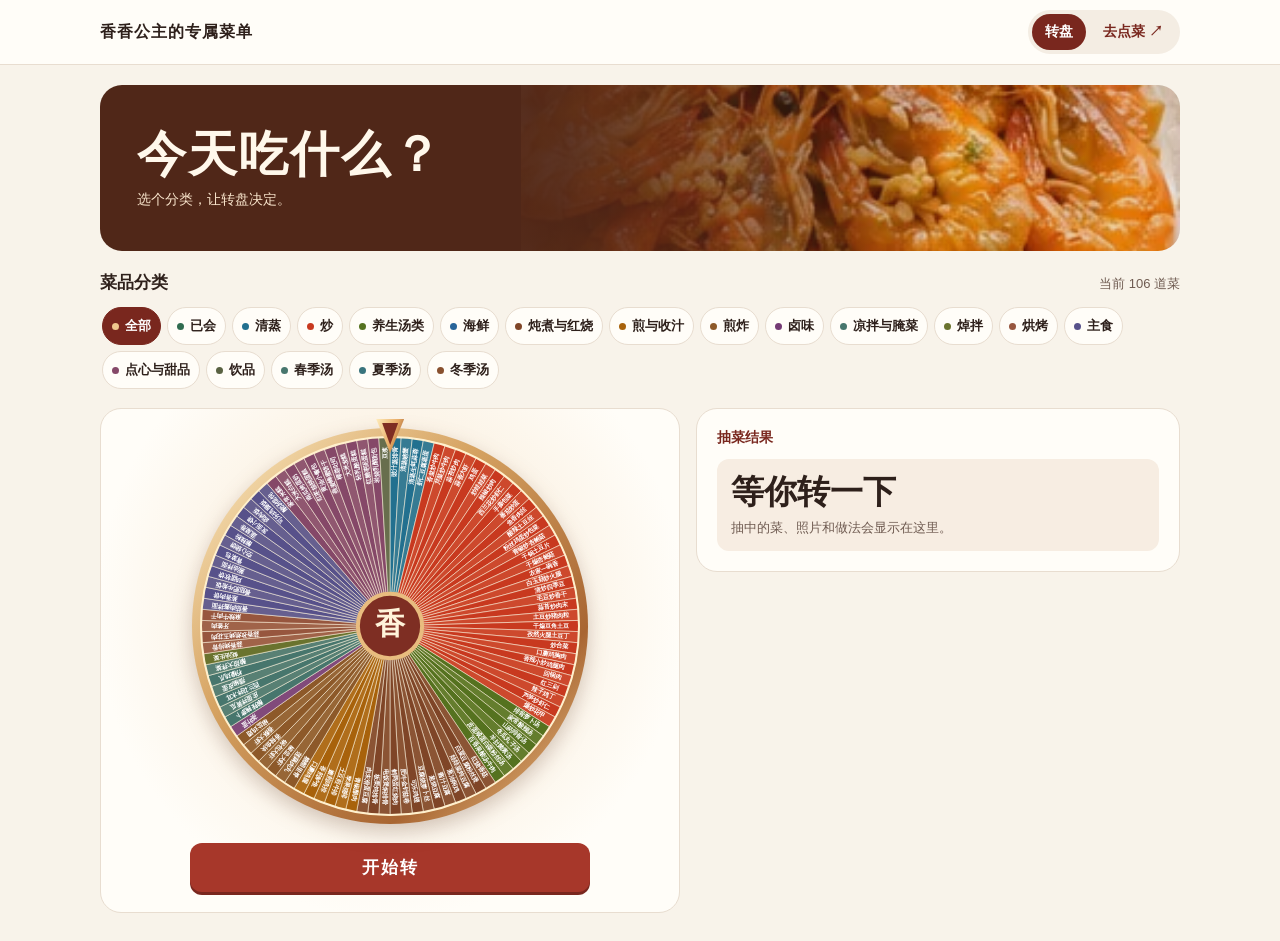
<file: index.html>
<!doctype html>
<html lang="zh-CN">
<head>
<meta charset="utf-8">
<meta name="viewport" content="width=device-width, initial-scale=1, viewport-fit=cover">
<title>香香公主的专属菜单</title>
<link rel="stylesheet" href="./wheel.css">
</head>
<body>
<header class="site-header">
  <div class="shell header-inner">
    <span class="brand">香香公主的专属菜单</span>
    <nav class="page-nav" aria-label="菜单功能">
      <a href="./index.html" aria-current="page">转盘</a>
      <a href="./order.html">去点菜 <span aria-hidden="true">↗</span></a>
    </nav>
  </div>
</header>

<main class="shell">
  <section class="hero" aria-labelledby="page-title">
    <h1 id="page-title">今天吃什么？</h1>
    <p>选个分类，让转盘决定。</p>
  </section>

  <section class="filters" aria-labelledby="filter-title">
    <div class="section-heading">
      <h2 id="filter-title">菜品分类</h2>
      <p class="count" id="count" role="status"></p>
    </div>
    <div class="chips" id="chips" role="group" aria-label="筛选转盘菜品"></div>
  </section>

  <div class="wheel-layout">
    <section class="stage" aria-label="随机转盘">
      <div class="wheel-wrap">
        <canvas id="wheel" role="img" aria-label="菜品转盘"></canvas>
        <div class="pointer" aria-hidden="true"></div>
      </div>
      <button id="spin" type="button">开始转</button>
    </section>

    <section class="result" aria-labelledby="result-title">
      <h2 id="result-title">抽菜结果</h2>
      <div class="result-copy" aria-live="polite">
        <div class="name" id="name">等你转一下</div>
        <div class="sub" id="sub">抽中的菜、照片和做法会显示在这里。</div>
      </div>
      <img class="photo" id="dish-photo" alt="" decoding="async" hidden>
      <details class="recipe" id="recipe" hidden>
        <summary>制作步骤</summary>
        <ol id="recipe-steps"></ol>
        <a id="recipe-source" target="_blank" rel="noopener noreferrer">查看参考菜谱</a>
      </details>
    </section>
  </div>
</main>

<script src="./recipe-steps.js?v=popular"></script>
<script src="./catalog.js?v=popular"></script>
<script>
const TAU = Math.PI * 2;
const canvas = document.getElementById("wheel");
const ctx = canvas.getContext("2d");
const nameEl = document.getElementById("name");
const subEl = document.getElementById("sub");
const photoEl = document.getElementById("dish-photo");
const recipeEl = document.getElementById("recipe");
const stepsEl = document.getElementById("recipe-steps");
const sourceEl = document.getElementById("recipe-source");
const countEl = document.getElementById("count");
const spinBtn = document.getElementById("spin");
const chipsEl = document.getElementById("chips");

const state = { category: "全部", rot: 0, spinning: false, size: 0 };
let current = [];

function loadPrefs() {
  try {
    const saved = JSON.parse(localStorage.getItem("what-to-eat") || "{}");
    const renamed = new Map([
      ["快炒", "炒"], ["蒸", "清蒸"], ["压力炖", "炖煮与红烧"], ["煎和收汁", "煎与收汁"],
      ["凉拌", "凉拌与腌菜"],
    ]);
    const category = renamed.get(saved.category) || saved.category;
    if (FILTERS.some(filter => filter.name === category)) state.category = category;
  } catch (e) {}
}

function savePrefs() {
  try {
    localStorage.setItem("what-to-eat", JSON.stringify({ category: state.category }));
  } catch (e) {}
}

function filterDishes() {
  current = ALL_DISHES.filter(d => state.category === "全部" || d.categories.includes(state.category));
  countEl.textContent = "当前 " + current.length + " 道菜";
}

function draw() {
  const size = state.size;
  if (!size) return;
  const c = size / 2, r = c - 11, n = current.length, step = TAU / n;
  const longest = Math.max(...current.map(d => d.name.length));
  ctx.setTransform(canvas.width / size, 0, 0, canvas.height / size, 0, 0);
  ctx.clearRect(0, 0, size, size);

  const rim = ctx.createLinearGradient(0, 0, size, size);
  rim.addColorStop(0, "#fff0c9");
  rim.addColorStop(.38, "#d6a362");
  rim.addColorStop(.75, "#a86532");
  rim.addColorStop(1, "#f2cc8e");
  ctx.beginPath();
  ctx.arc(c, c, c - 2, 0, TAU);
  ctx.fillStyle = rim;
  ctx.fill();

  for (let i = 0; i < n; i++) {
    const a = -Math.PI / 2 + state.rot + i * step;
    ctx.beginPath();
    ctx.moveTo(c, c);
    ctx.arc(c, c, r, a, a + step);
    ctx.closePath();
    ctx.fillStyle = current[i].color;
    ctx.fill();
    if (i % 2) { ctx.fillStyle = "rgba(255,231,191,.09)"; ctx.fill(); }
    ctx.strokeStyle = "rgba(255,249,231,.68)";
    ctx.lineWidth = .8;
    ctx.stroke();

    if (step * r < 9) continue;
    const textEnd = r - 10;
    const textMax = textEnd - r * 0.24;
    let font = Math.min(20, textEnd * step / (1.15 + longest * step));
    ctx.save();
    ctx.translate(c, c);
    ctx.rotate(a + step / 2);
    ctx.textAlign = "right";
    ctx.textBaseline = "middle";
    ctx.fillStyle = "#fff";
    ctx.font = "600 " + font + "px -apple-system, 'PingFang SC', 'Microsoft YaHei', sans-serif";
    const w = ctx.measureText(current[i].name).width;
    if (w > textMax) {
      font = Math.max(9, font * textMax / w);
      ctx.font = "600 " + font + "px -apple-system, 'PingFang SC', 'Microsoft YaHei', sans-serif";
    }
    ctx.fillText(current[i].name, textEnd, 0);
    ctx.restore();
  }

  ctx.beginPath();
  ctx.arc(c, c, r, 0, TAU);
  ctx.strokeStyle = "#fff0cd";
  ctx.lineWidth = 2;
  ctx.stroke();

  ctx.beginPath();
  ctx.arc(c, c, r * 0.17, 0, TAU);
  ctx.fillStyle = "#7e2e23";
  ctx.fill();
  ctx.strokeStyle = "#e9bc7f";
  ctx.lineWidth = 4;
  ctx.stroke();

  ctx.fillStyle = "#fff3da";
  ctx.font = "700 " + Math.round(r * .16) + "px 'Songti SC', SimSun, serif";
  ctx.textAlign = "center";
  ctx.textBaseline = "middle";
  ctx.fillText("香", c, c);
}

function resize() {
  const size = canvas.getBoundingClientRect().width;
  if (!size) return;
  const dpr = Math.min(window.devicePixelRatio || 1, 3);
  state.size = size;
  canvas.width = Math.round(size * dpr);
  canvas.height = Math.round(size * dpr);
  draw();
}

function setBusy(busy) {
  state.spinning = busy;
  spinBtn.disabled = busy;
  chipsEl.querySelectorAll("button").forEach(b => { b.disabled = busy; });
  spinBtn.textContent = busy ? "转动中" : "再转一次";
}

function showResult(dish) {
  nameEl.textContent = dish.name;
  subEl.textContent = dish.categories.join(" · ");
  const photo = DISH_PHOTOS.get(dish.name);
  if (photo) photoEl.src = "./photos/" + photo + ".webp";
  const steps = RECIPE_STEPS[photo];
  if (steps) {
    stepsEl.replaceChildren(...steps.map(step => {
      const item = document.createElement("li");
      item.textContent = step;
      return item;
    }));
    sourceEl.href = RECIPE_SOURCES[photo];
    sourceEl.textContent = sourceEl.pathname === "/search/" ? "在下厨房查同款" : "查看参考菜谱";
    recipeEl.hidden = false;
  }
}

function hidePhoto() {
  photoEl.hidden = true;
  photoEl.removeAttribute("src");
}

function hideDishDetails() {
  hidePhoto();
  recipeEl.hidden = true;
  recipeEl.open = false;
}

function resetResult() {
  hideDishDetails();
  nameEl.textContent = "等你转一下";
  subEl.textContent = "抽中的菜、照片和做法会显示在这里。";
  spinBtn.textContent = "开始转";
}

function spin() {
  if (state.spinning || !current.length) return;
  const n = current.length, step = TAU / n;
  const pick = Math.floor(Math.random() * n);
  const offset = (0.5 + (Math.random() - 0.5) * 0.7) * step;
  const reduced = window.matchMedia("(prefers-reduced-motion: reduce)").matches;
  const turns = reduced ? 0 : 5 + Math.floor(Math.random() * 3);
  const delta = (((-pick * step - offset - state.rot) % TAU) + TAU) % TAU;
  const start = state.rot;
  const distance = turns * TAU + delta;
  const duration = reduced ? 1 : 4200;
  const t0 = performance.now();

  setBusy(true);
  hideDishDetails();
  nameEl.textContent = "转盘转动中";
  subEl.textContent = "等指针停下，就知道吃什么。";

  function frame(now) {
    const p = Math.min(1, (now - t0) / duration);
    state.rot = start + distance * (1 - Math.pow(1 - p, 4));
    draw();
    if (p < 1) { requestAnimationFrame(frame); return; }
    state.rot = ((state.rot % TAU) + TAU) % TAU;
    setBusy(false);
    showResult(current[pick]);
  }
  requestAnimationFrame(frame);
}

function renderChips() {
  chipsEl.innerHTML = "";
  FILTERS.forEach(cat => {
    const b = document.createElement("button");
    b.type = "button";
    b.className = "chip";
    b.setAttribute("aria-pressed", String(state.category === cat.name));
    b.style.setProperty("--c", cat.color);
    const dot = document.createElement("i");
    b.append(dot, cat.name);
    b.addEventListener("click", () => {
      state.category = cat.name;
      chipsEl.querySelector('[aria-pressed="true"]')?.setAttribute("aria-pressed", "false");
      b.setAttribute("aria-pressed", "true");
      applyFilter();
    });
    chipsEl.appendChild(b);
  });
}

function applyFilter() {
  filterDishes();
  savePrefs();
  resetResult();
  draw();
}

loadPrefs();
photoEl.addEventListener("load", () => {
  photoEl.hidden = !photoEl.hasAttribute("src") || !photoEl.naturalWidth;
});
photoEl.addEventListener("error", hidePhoto);
spinBtn.addEventListener("click", spin);
filterDishes();
renderChips();
resize();
if ("ResizeObserver" in window) new ResizeObserver(resize).observe(canvas);
else window.addEventListener("resize", resize);
</script>
</body>
</html>
</file>
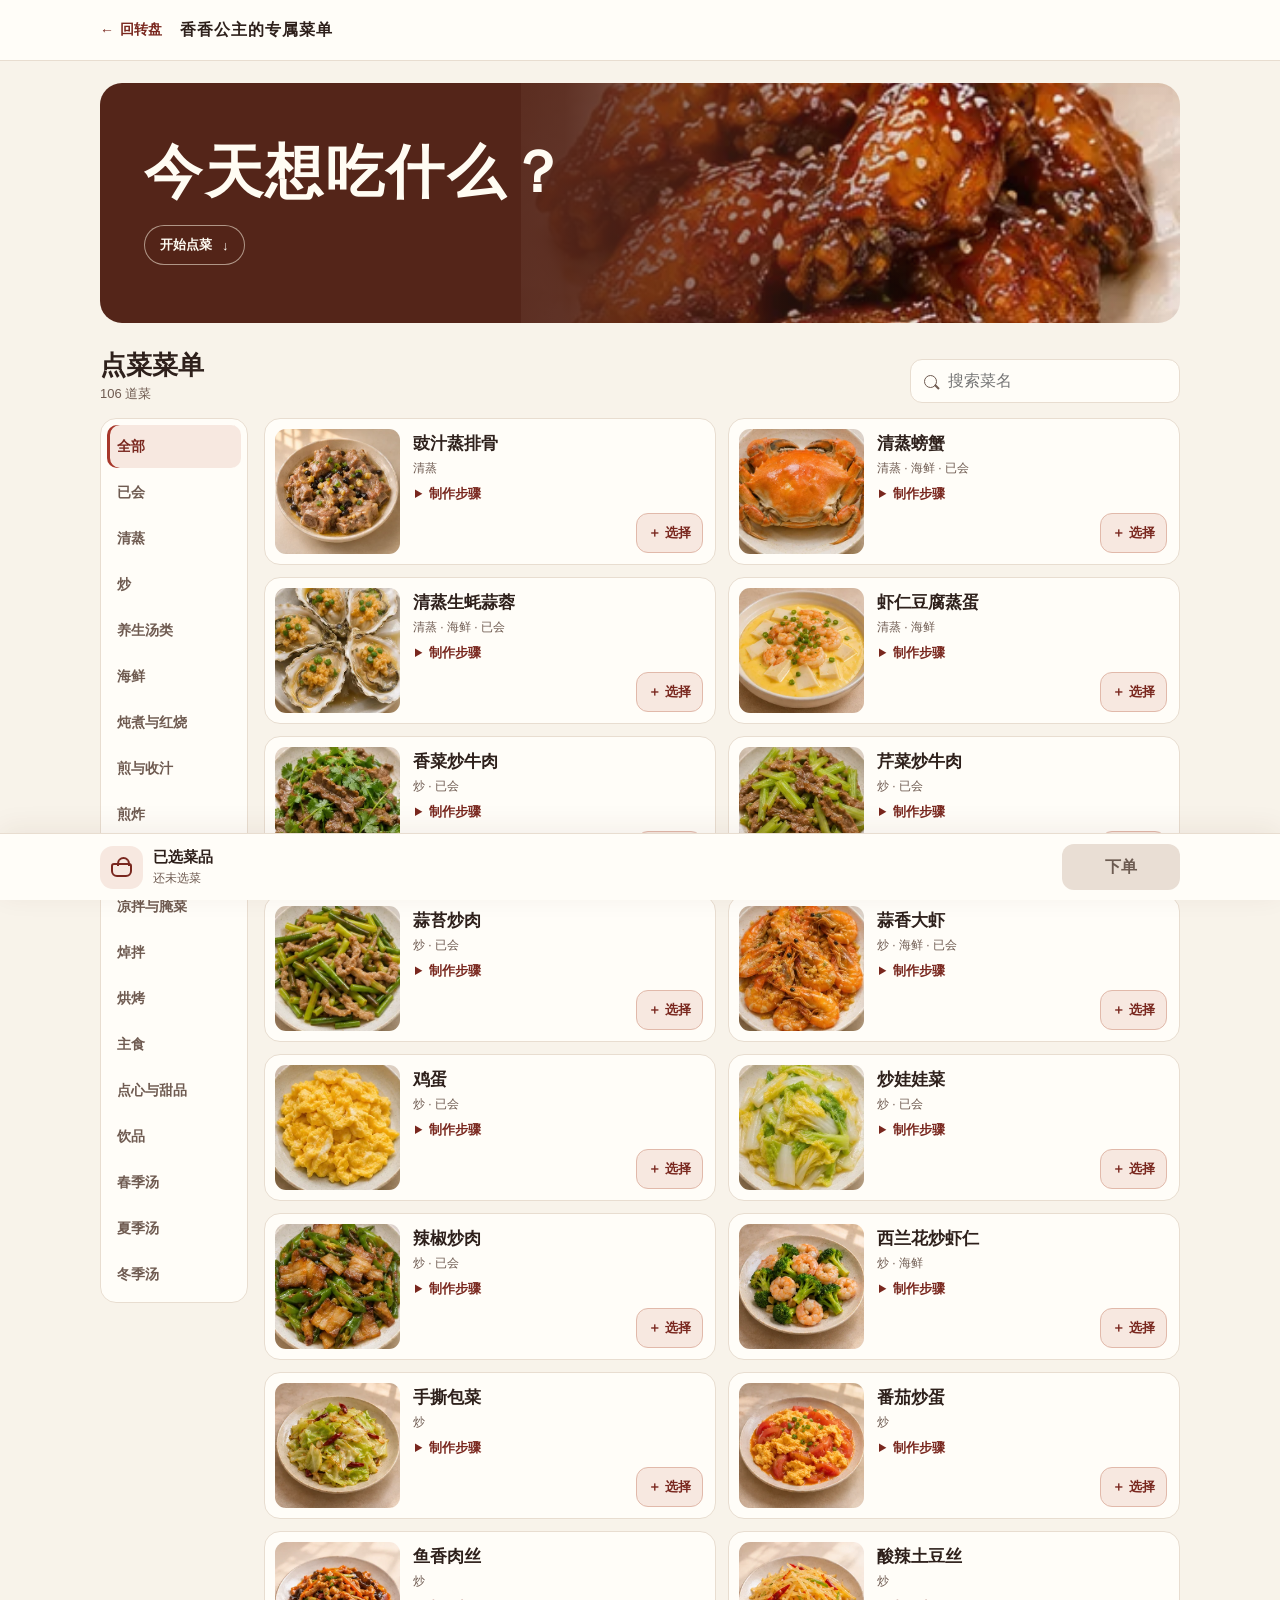
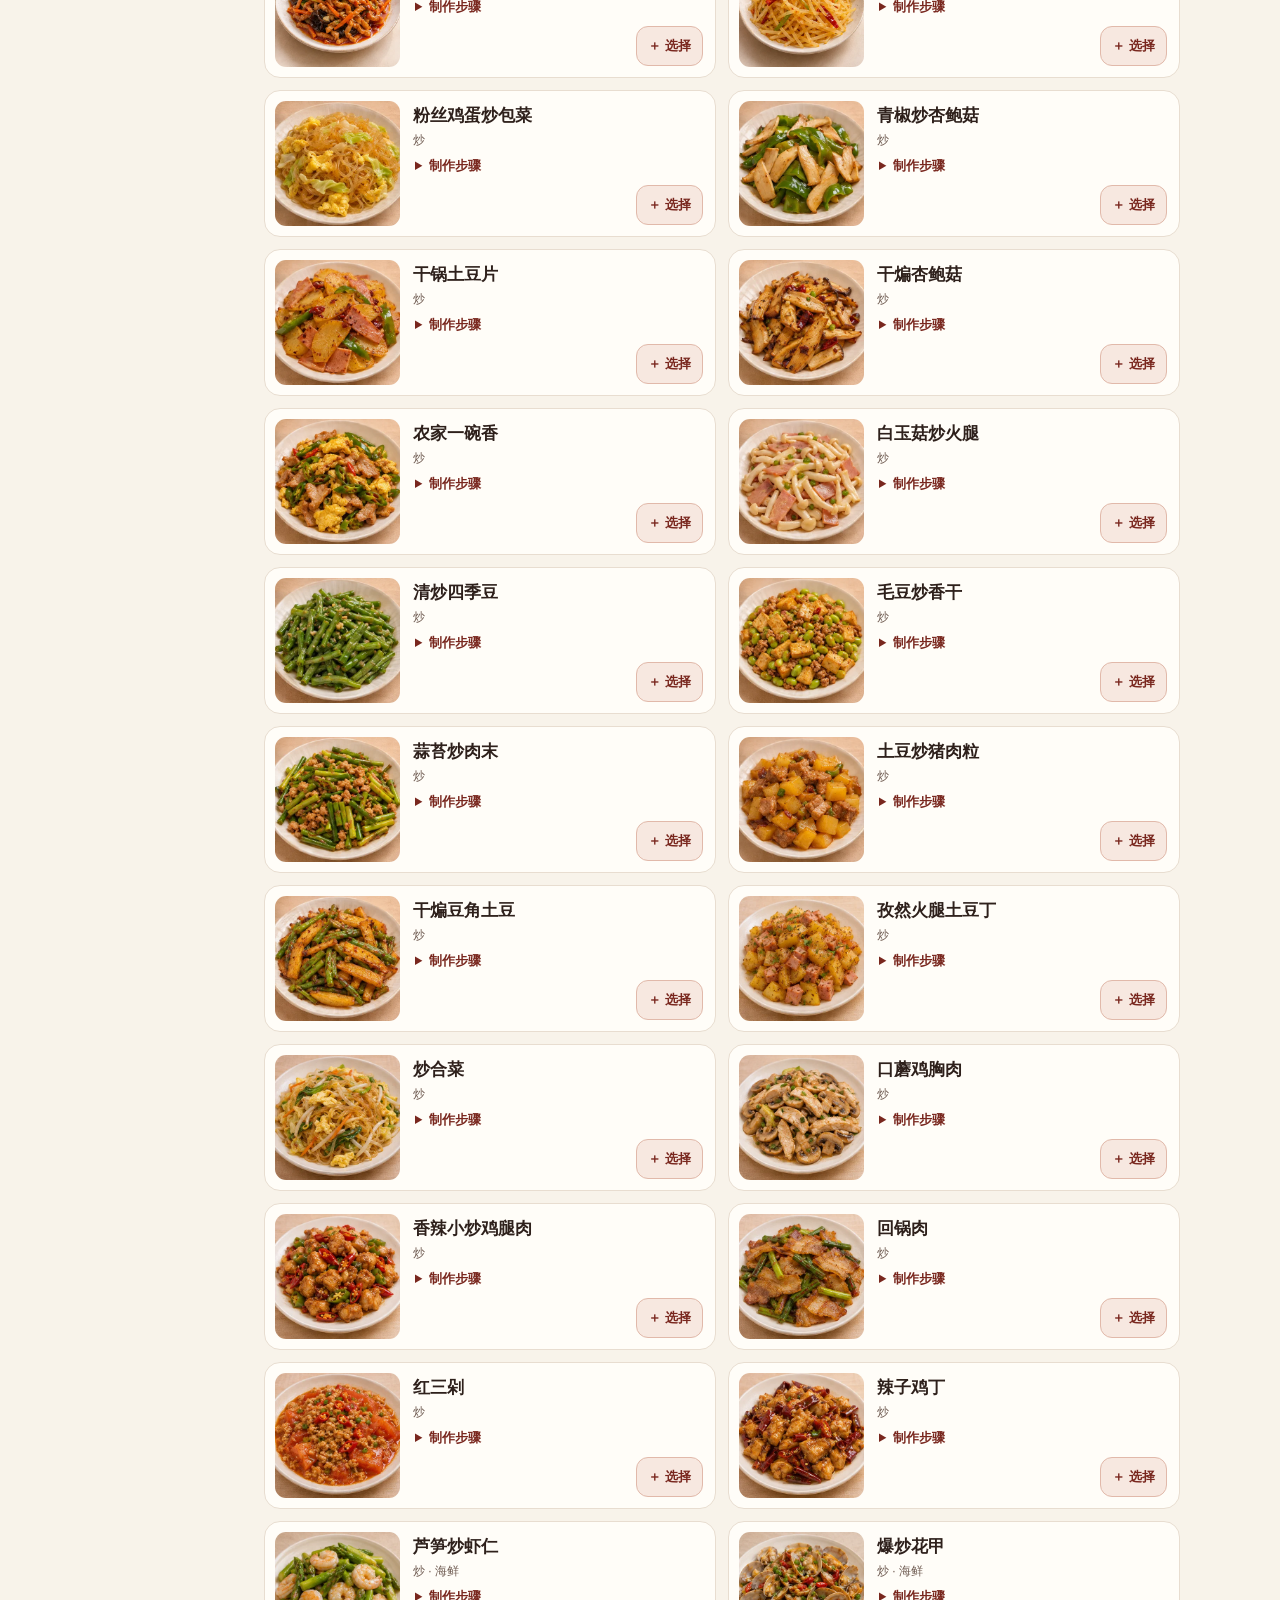
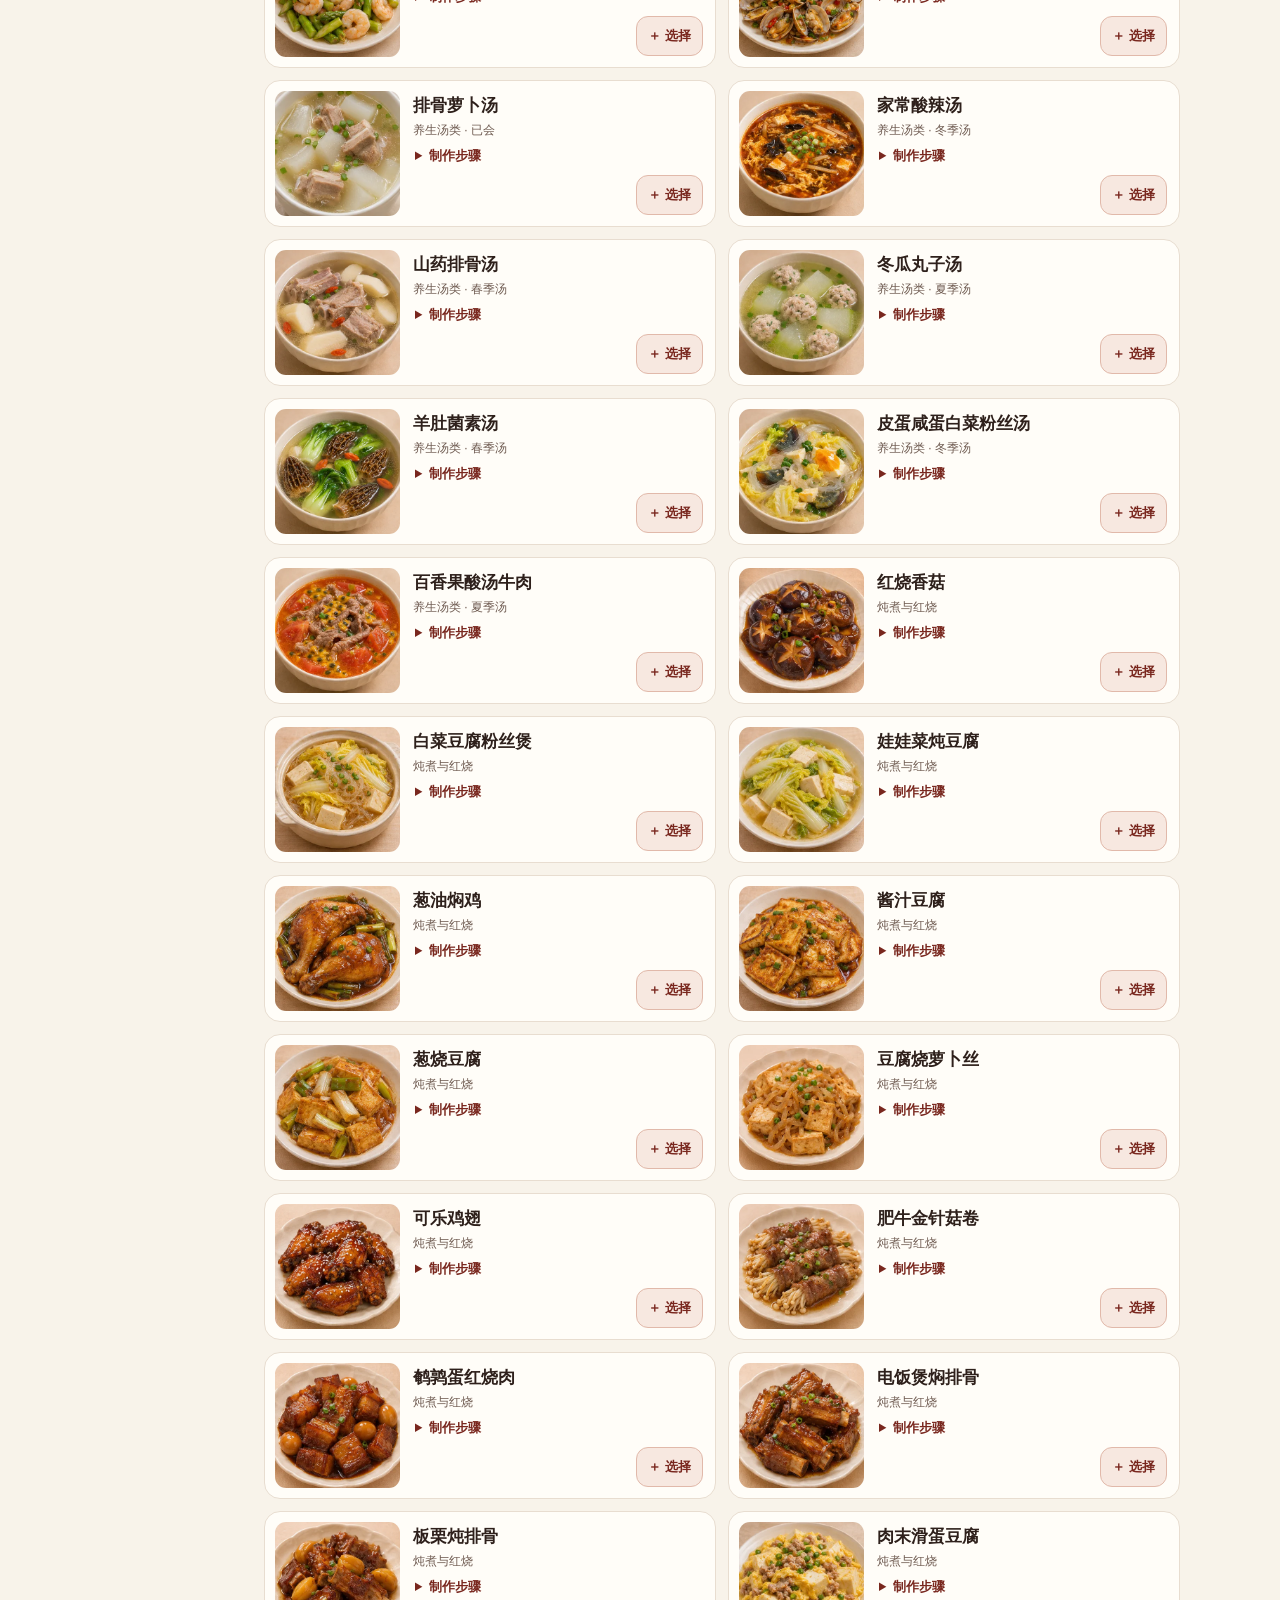
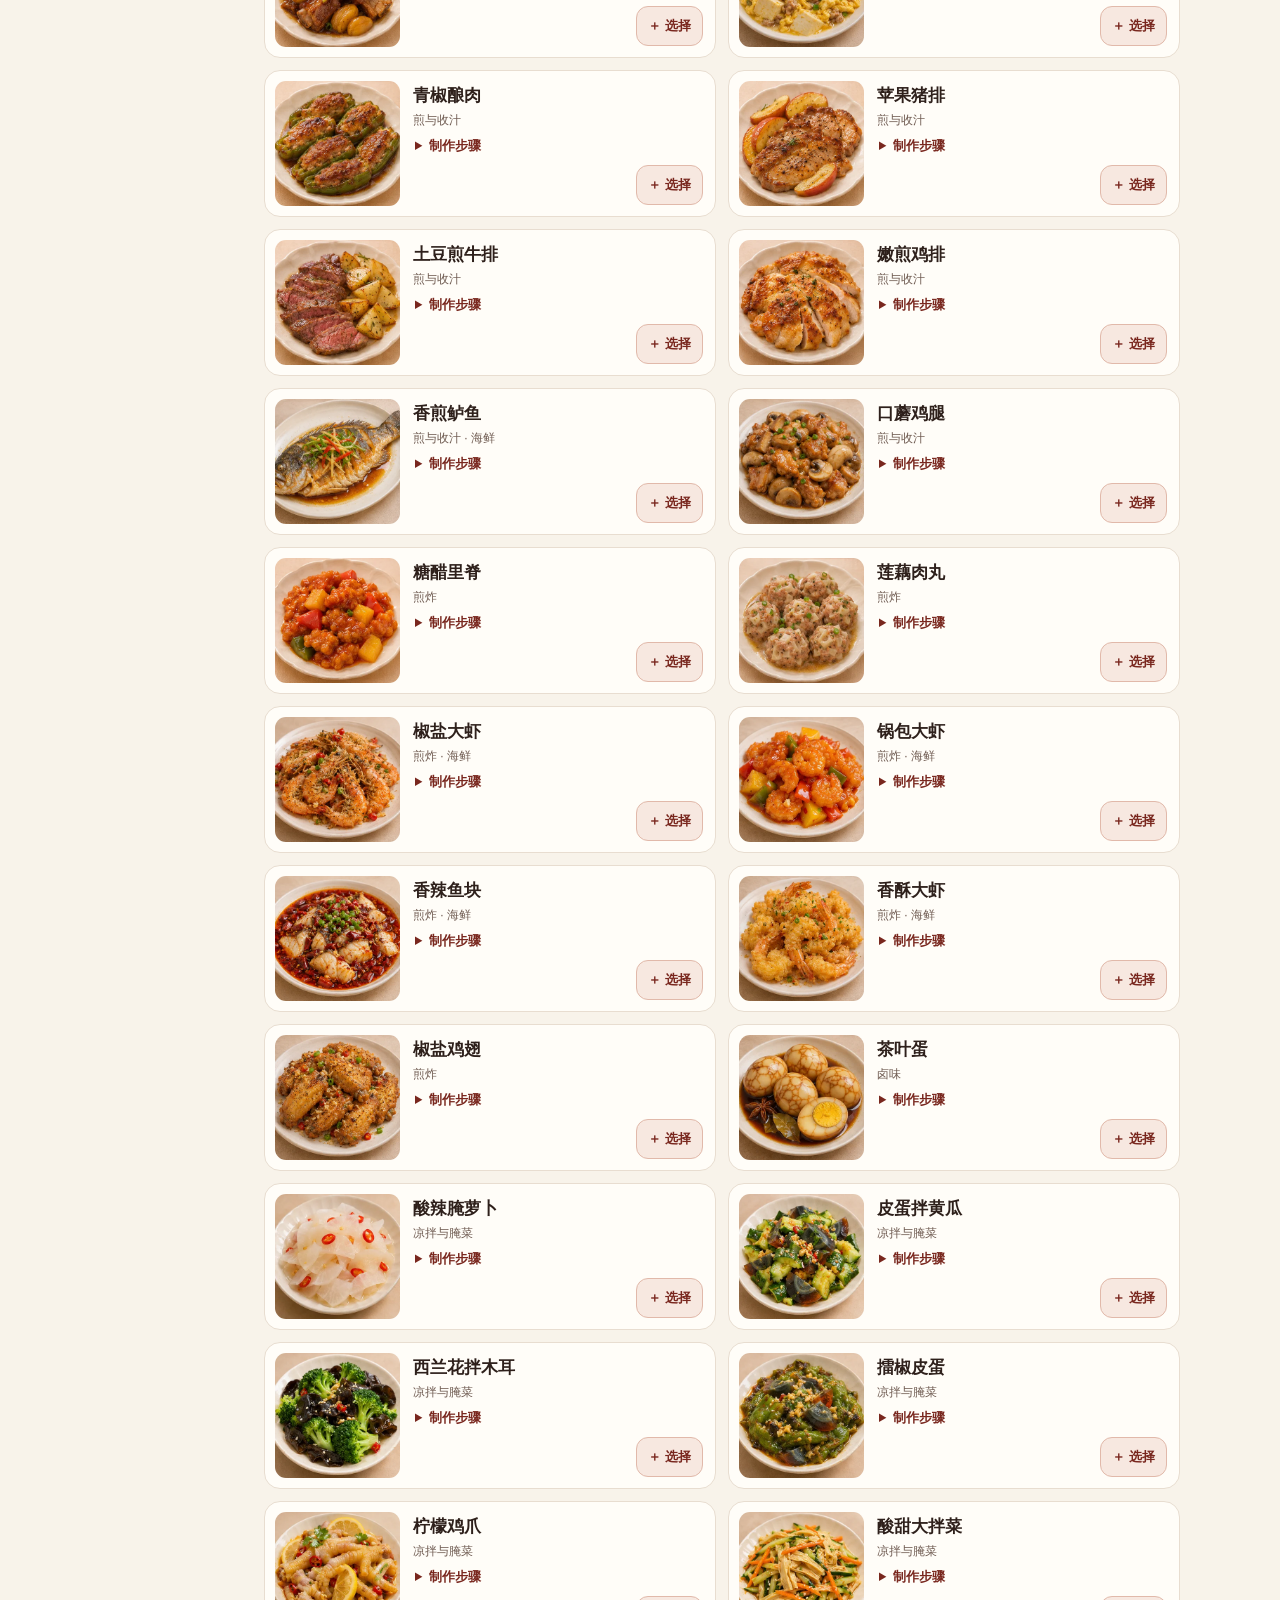
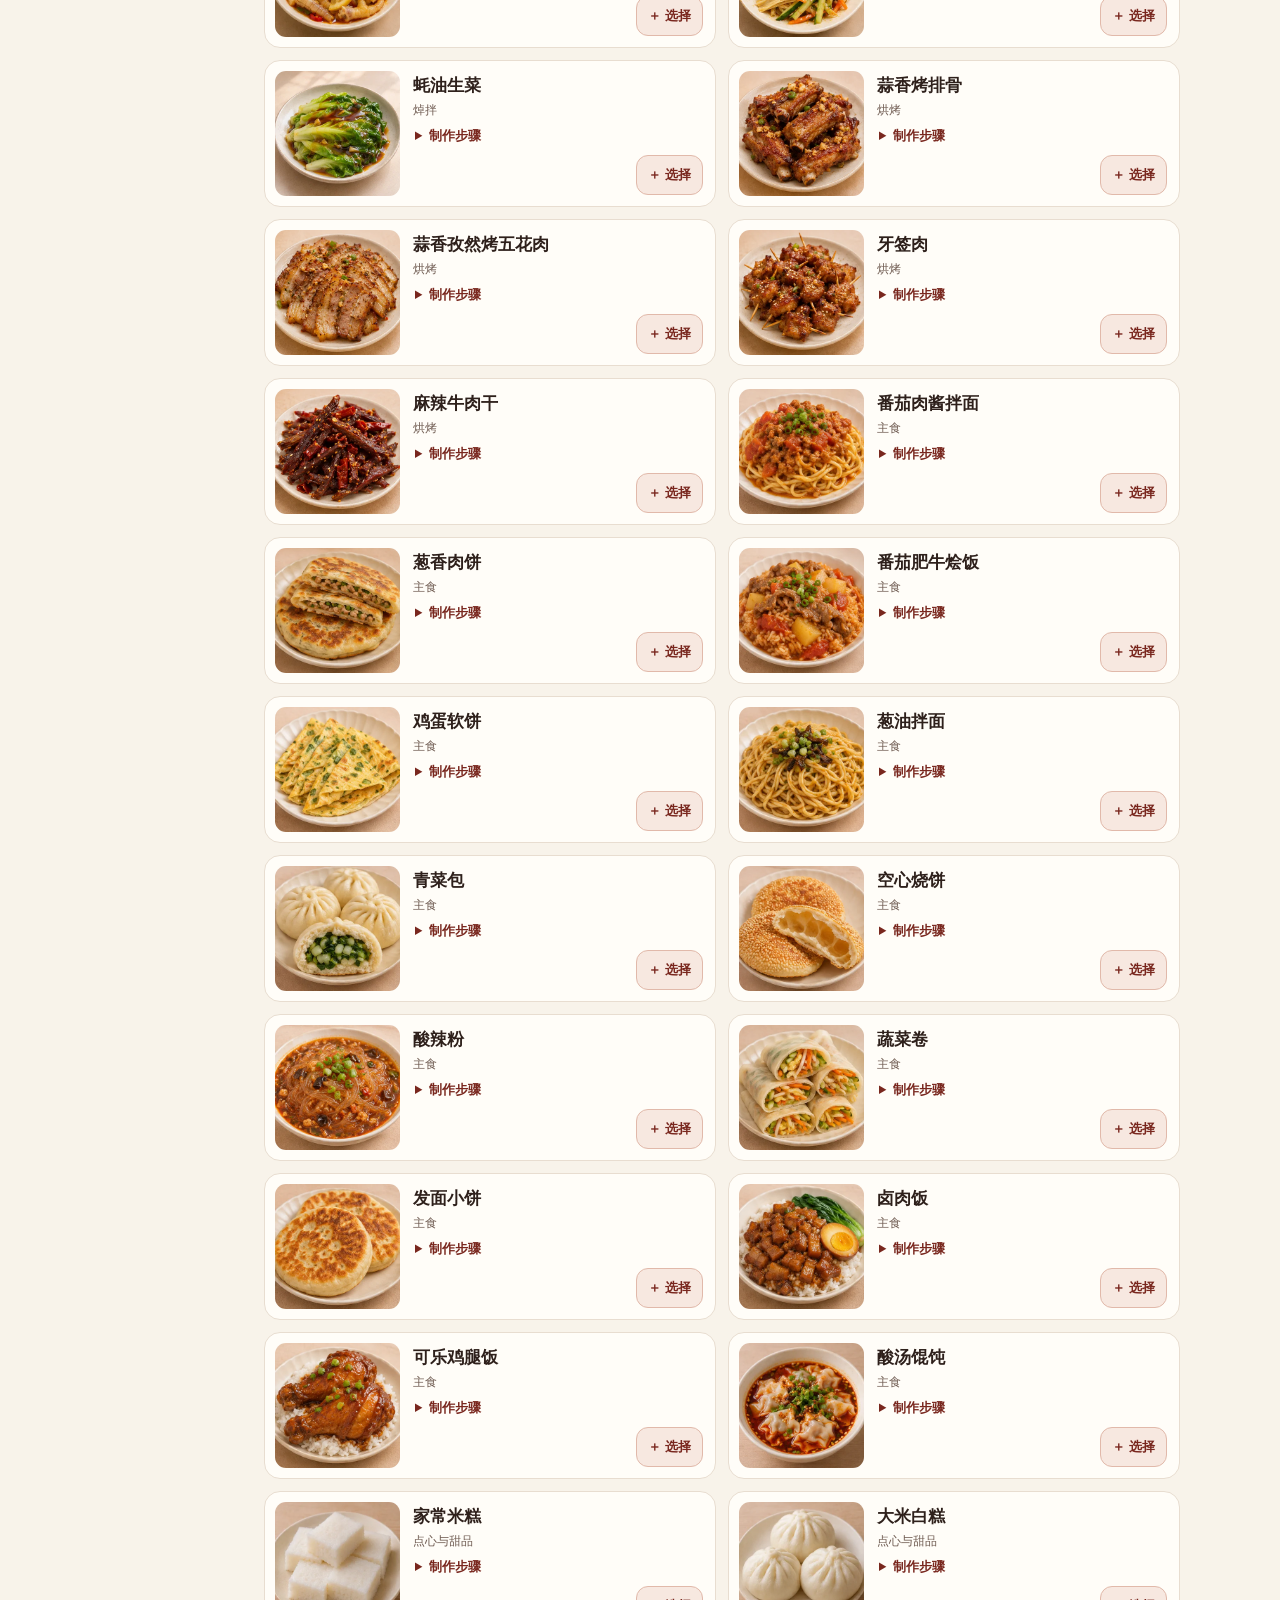
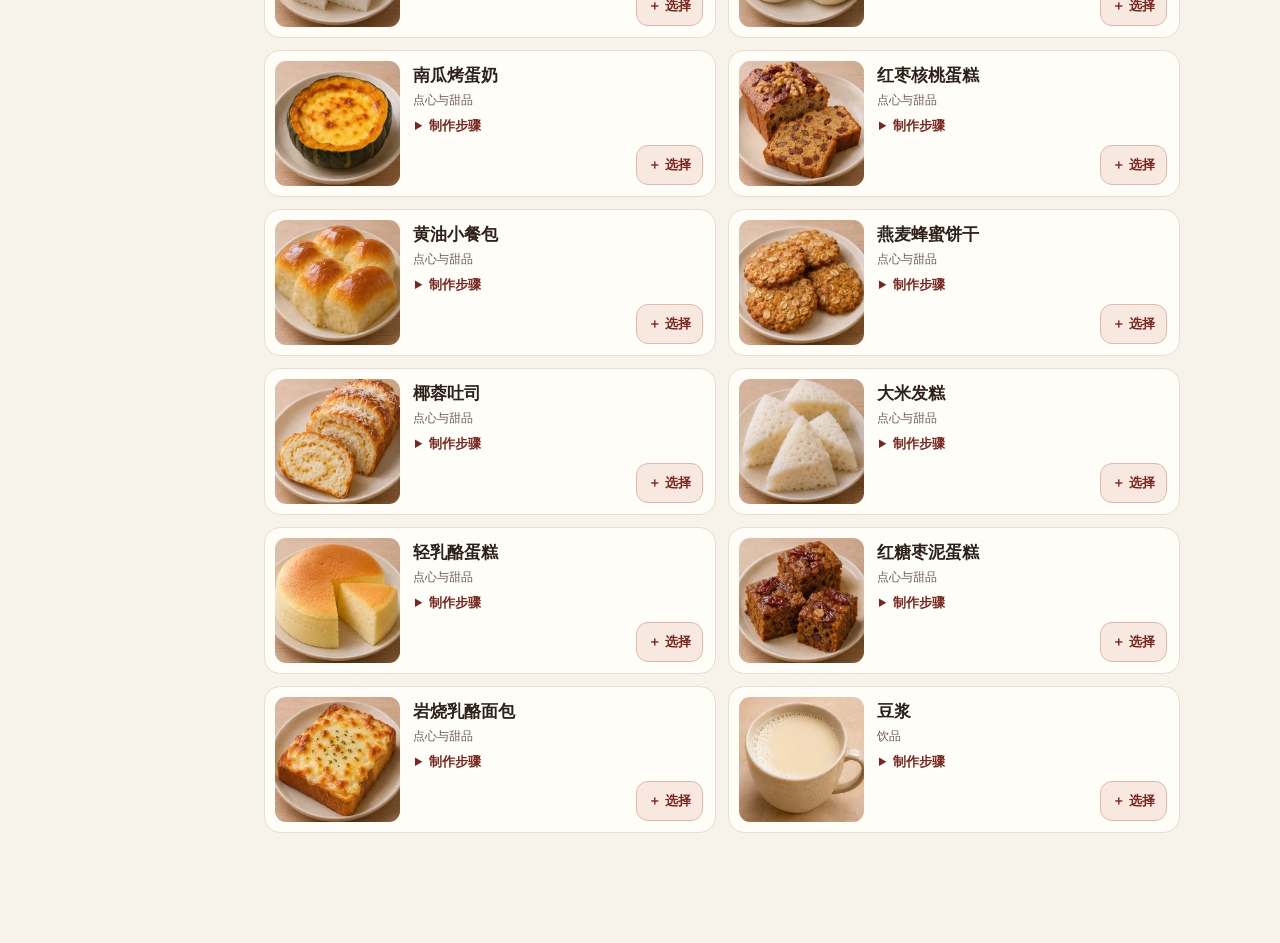
<file: order.html>
<!doctype html>
<html lang="zh-CN">
<head>
<meta charset="utf-8">
<meta name="viewport" content="width=device-width, initial-scale=1, viewport-fit=cover">
<title>点菜 · 香香公主的专属菜单</title>
<link rel="stylesheet" href="./order.css?v=popular">
<script defer src="./catalog.js?v=popular"></script>
<script defer src="./recipe-steps.js?v=popular"></script>
<script defer src="./order-notification-config.js"></script>
<script defer src="./order.js?v=popular"></script>
</head>
<body>
  <header class="site-header">
    <div class="shell header-inner">
      <a class="back-link" href="./index.html">← <span>回转盘</span></a>
      <span class="header-title">香香公主的专属菜单</span>
    </div>
  </header>

  <main class="shell">
    <section class="hero" aria-labelledby="page-title">
      <div class="hero-content">
        <h1 id="page-title">今天想吃什么？</h1>
        <a class="hero-link" href="#menu">开始点菜 <span aria-hidden="true">↓</span></a>
      </div>
    </section>

    <section class="menu" id="menu" aria-labelledby="menu-title">
      <div class="menu-head">
        <div>
          <h2 id="menu-title">点菜菜单</h2>
          <p id="menu-count" role="status"></p>
        </div>
        <label class="search">
          <span class="search-icon" aria-hidden="true"></span>
          <input id="dish-search" type="search" placeholder="搜索菜名" aria-label="搜索菜名" maxlength="60">
        </label>
      </div>
      <div class="menu-layout">
        <nav class="categories" id="order-categories" aria-label="菜品分类"></nav>
        <div class="dish-grid" id="dish-grid"></div>
      </div>
    </section>
  </main>

  <footer class="cart-bar">
    <div class="shell cart-bar-inner">
      <button class="cart-toggle" id="cart-toggle" type="button" aria-haspopup="dialog">
        <span class="cart-icon" aria-hidden="true"><i></i></span>
        <span><strong>已选菜品</strong><small id="cart-count" aria-live="polite">还未选菜</small></span>
      </button>
      <button class="primary" id="checkout" type="button" disabled>下单</button>
    </div>
  </footer>

  <dialog class="sheet" id="cart-sheet" aria-labelledby="cart-title">
    <div class="sheet-head">
      <h2 id="cart-title">已选菜品</h2>
      <button class="close" type="button" data-close aria-label="关闭">×</button>
    </div>
    <div class="sheet-body" id="cart-lines"></div>
    <p class="order-status" id="order-status" role="status" hidden></p>
    <div class="sheet-foot">
      <span id="cart-summary"></span>
      <button class="primary" id="confirm-order" type="button">确认下单</button>
    </div>
  </dialog>

  <dialog class="sheet receipt" id="receipt" aria-labelledby="receipt-title">
    <div class="sheet-head">
      <h2 id="receipt-title">订单结果</h2>
      <button class="close" type="button" data-close aria-label="关闭">×</button>
    </div>
    <div class="sheet-body">
      <p class="receipt-meta" id="receipt-meta"></p>
      <ul class="receipt-lines" id="receipt-lines"></ul>
      <p class="receipt-note" id="receipt-note"></p>
    </div>
    <div class="sheet-foot">
      <button class="primary" type="button" data-close>完成</button>
    </div>
  </dialog>

</body>
</html>
</file>
<file: wheel.css>
:root {
  color-scheme: light;
  --paper: #f8f3ea;
  --surface: #fffdf8;
  --ink: #2e201b;
  --muted: #6f5b51;
  --line: #e8ddd0;
  --red: #a7372a;
  --red-dark: #79271e;
  --serif: "Songti SC", "Noto Serif CJK SC", SimSun, serif;
  font-family: -apple-system, BlinkMacSystemFont, "PingFang SC", "Microsoft YaHei", sans-serif;
  background: var(--paper);
  color: var(--ink);
  -webkit-text-size-adjust: 100%;
}
* { box-sizing: border-box; }
body { margin: 0; }
a { color: inherit; }
button { font: inherit; cursor: pointer; }
button:disabled { cursor: default; }
:focus-visible { outline: 2px solid var(--red); outline-offset: 3px; }
.shell { width: min(1080px, calc(100% - 48px)); margin: 0 auto; }

.site-header { background: var(--surface); border-bottom: 1px solid var(--line); }
.header-inner { display: flex; align-items: center; justify-content: space-between; gap: 10px; min-height: 64px; }
.brand { font-size: 16px; font-weight: 750; letter-spacing: .06em; }
.page-nav { display: flex; flex: 0 0 auto; align-items: center; gap: 4px; padding: 4px; border-radius: 999px; background: #f4ede3; }
.page-nav a {
  display: inline-flex;
  gap: 4px;
  align-items: center;
  padding: 9px 13px;
  border-radius: 999px;
  color: var(--red-dark);
  text-decoration: none;
  font-size: 14px;
  font-weight: 650;
  white-space: nowrap;
}
.page-nav a[aria-current] { background: var(--red-dark); color: #fff; }
.page-nav a:hover:not([aria-current]) { background: #f1ded2; }

main.shell { padding: 20px 0 calc(28px + env(safe-area-inset-bottom)); }
.hero {
  min-height: 166px;
  display: grid;
  align-content: center;
  gap: 8px;
  padding: 26px 37px;
  border-radius: 22px;
  overflow: hidden;
  color: #fff8eb;
  background-color: #502718;
  background-image: linear-gradient(90deg, #502718 24%, #502718ec 43%, #5027181a 78%),
    url("./photos/garlic-prawns.webp");
  background-repeat: no-repeat;
  background-position: center, right 49%;
  background-size: cover, 61% auto;
}
.hero h1 { margin: 0; font: 750 clamp(29px, 4.5vw, 49px)/1.15 var(--serif); letter-spacing: .04em; }
.hero p { margin: 0; color: #f9e5cc; font-size: 14px; }

.filters { margin: 20px 0 14px; }
.section-heading { display: flex; align-items: baseline; justify-content: space-between; gap: 10px; margin-bottom: 8px; }
.section-heading h2 { margin: 0; font-size: 17px; }
.count { margin: 0; color: var(--muted); font-size: 13px; white-space: nowrap; }
.chips { display: flex; flex-wrap: wrap; gap: 6px; padding: 5px 2px; }
.chip {
  display: inline-flex;
  flex: 0 0 auto;
  align-items: center;
  gap: 6px;
  min-height: 38px;
  padding: 0 9px;
  border: 1px solid var(--line);
  border-radius: 999px;
  background: var(--surface);
  color: var(--ink);
  font-size: 13px;
  font-weight: 650;
  white-space: nowrap;
}
.chip i { width: 7px; height: 7px; border-radius: 50%; background: var(--c); }
.chip:hover { border-color: #ab7364; }
.chip[aria-pressed="true"] { border-color: var(--red-dark); background: var(--red-dark); color: #fff; }
.chip[aria-pressed="true"] i { background: #f0c78e; }
.chip:disabled { opacity: .65; }

.wheel-layout { display: grid; grid-template-columns: minmax(0, 1.2fr) minmax(0, 1fr); align-items: start; gap: 16px; }
.stage, .result { min-width: 0; border: 1px solid var(--line); border-radius: 21px; background: var(--surface); }
.stage {
  display: grid;
  justify-items: center;
  gap: 17px;
  padding: 17px 21px 20px;
  background: radial-gradient(ellipse at 50% 40%, #f7e6ce 0%, var(--surface) 72%);
}
.wheel-wrap { position: relative; width: min(100%, 400px); margin: 0 auto; }
canvas { display: block; width: 100%; aspect-ratio: 1; border-radius: 50%; filter: drop-shadow(0 8px 10px #5e352442); }
.pointer {
  position: absolute;
  top: -7px;
  left: 50%;
  width: 28px;
  height: 34px;
  transform: translateX(-50%);
  background: linear-gradient(110deg, #ffedbb, #e7aa64 57%, #814423);
  clip-path: polygon(0 0, 100% 0, 50% 100%);
  pointer-events: none;
}
.pointer::after {
  content: "";
  position: absolute;
  inset: 4px 6px 8px;
  background: #7e2e23;
  clip-path: polygon(0 0, 100% 0, 50% 100%);
}
#spin {
  width: min(100%, 400px);
  min-height: 49px;
  border: 0;
  border-radius: 12px;
  background: var(--red);
  color: #fff;
  font-size: 17px;
  font-weight: 750;
  letter-spacing: .1em;
  box-shadow: 0 3px 0 var(--red-dark);
}
#spin:hover:not(:disabled) { background: var(--red-dark); }
#spin:active:not(:disabled) { transform: translateY(2px); box-shadow: 0 1px 0 var(--red-dark); }
#spin:disabled { opacity: .68; }

.result { padding: 20px; }
.result h2 { margin: 0 0 12px; color: var(--red-dark); font-size: 14px; }
.result-copy { padding: 13px 14px; border-radius: 12px; background: #f7ede2; overflow-wrap: anywhere; }
.name { font: 750 clamp(22px, 4vw, 33px)/1.25 var(--serif); }
.sub { margin-top: 5px; color: var(--muted); font-size: 13px; line-height: 1.5; }
.photo { display: block; width: 100%; aspect-ratio: 4 / 3; margin-top: 12px; border-radius: 13px; object-fit: cover; }
.photo[hidden] { display: none; }
.recipe { margin-top: 12px; padding-top: 10px; border-top: 1px solid var(--line); line-height: 1.55; overflow-wrap: anywhere; }
.recipe summary { cursor: pointer; min-height: 32px; color: var(--red-dark); font-weight: 700; }
.recipe ol { margin: 6px 0 10px; padding-left: 24px; }
.recipe li + li { margin-top: 5px; }
.recipe a { color: var(--red-dark); font-size: 14px; text-underline-offset: 3px; }

@media (max-width: 720px) {
  .shell { width: calc(100% - 28px); }
  .header-inner { min-height: 53px; }
  .brand { font-size: 13px; letter-spacing: .02em; }
  .page-nav a { font-size: 12px; padding: 8px 9px; }
  main.shell { padding-top: 12px; }
  .hero { min-height: 113px; gap: 6px; padding: 15px 18px; border-radius: 16px; background-size: cover, 64% auto; }
  .hero p { font-size: 13px; }
  .filters { margin: 13px 0 9px; }
  .section-heading { margin-bottom: 3px; }
  .section-heading h2 { font-size: 15px; }
  .chips { flex-wrap: nowrap; overflow-x: auto; padding-bottom: 6px; scrollbar-width: thin; scrollbar-color: #c9a696 transparent; }
  .wheel-layout { grid-template-columns: minmax(0, 1fr); gap: 10px; }
  .stage, .result { border-radius: 16px; }
  .stage { gap: 9px; padding: 12px 13px 13px; }
  .wheel-wrap { max-width: min(340px, 42svh); }
  .result { padding: 12px; }
  .result h2 { margin-bottom: 7px; }
  .result-copy { padding: 9px 11px; }
}
</file>
<file: order.css>
:root {
  color-scheme: light;
  --paper: #f8f3ea;
  --surface: #fffdf8;
  --ink: #2e201b;
  --muted: #6f5b51;
  --line: #e8ddd0;
  --red: #a7372a;
  --red-dark: #79271e;
  --wash: #f7e8e0;
  font-family: -apple-system, BlinkMacSystemFont, "PingFang SC", "Microsoft YaHei", sans-serif;
  color: var(--ink);
  background: var(--paper);
  -webkit-text-size-adjust: 100%;
}
* { box-sizing: border-box; }
html { scroll-padding-top: 78px; }
body { margin: 0; }
button, input { font: inherit; color: inherit; }
button { cursor: pointer; }
button:disabled { cursor: default; }
a { color: inherit; }
button, a { -webkit-tap-highlight-color: transparent; }
:focus-visible { outline: 2px solid var(--red); outline-offset: 3px; }
.shell { width: min(1080px, calc(100% - 48px)); margin-inline: auto; }

.site-header { background: var(--surface); border-bottom: 1px solid var(--line); }
.header-inner { display: flex; gap: 18px; align-items: center; min-height: 60px; }
.back-link {
  display: inline-flex;
  align-items: center;
  gap: 6px;
  min-height: 44px;
  text-decoration: none;
  color: var(--red-dark);
  font-size: 14px;
  font-weight: 650;
  white-space: nowrap;
}
.header-title { font-size: 16px; font-weight: 750; letter-spacing: .06em; }
.hero {
  display: flex;
  align-items: center;
  min-height: 240px;
  margin-top: 22px;
  border-radius: 22px;
  overflow: hidden;
  color: #fffcf3;
  background: #542519;
  background-image: linear-gradient(90deg, #542519 26%, #542519eb 43%, #54251917 76%),
    url("./photos/popular-3-02.webp");
  background-position: center, right 45%;
  background-repeat: no-repeat;
  background-size: cover, 61% auto;
}
.hero-content { padding: 34px 44px; }
.hero h1 {
  margin: 0 0 21px;
  font-family: "Songti SC", "Noto Serif CJK SC", "SimSun", serif;
  font-size: clamp(30px, 5.5vw, 58px);
  line-height: 1.1;
  letter-spacing: .045em;
}
.hero-link {
  display: inline-flex;
  gap: 10px;
  align-items: center;
  padding: 10px 15px;
  border: 1px solid #fff8e789;
  border-radius: 30px;
  background: #54251978;
  text-decoration: none;
  font-size: 13px;
  font-weight: 650;
}
.hero-link:hover { background: #ffffffe0; color: var(--red-dark); }
.hero-link:focus-visible { outline-color: #fff; }

.menu { padding: 27px 0 110px; }
.menu-head { display: flex; align-items: end; justify-content: space-between; gap: 12px; margin-bottom: 15px; }
.menu-head h2 { margin: 0; font-size: 26px; line-height: 1.2; }
.menu-head p { margin: 4px 0 0; color: var(--muted); font-size: 13px; }
.search {
  display: flex;
  align-items: center;
  gap: 9px;
  width: min(100%, 270px);
  padding: 0 13px;
  border: 1px solid var(--line);
  border-radius: 12px;
  background: var(--surface);
}
.search-icon { position: relative; width: 13px; height: 13px; flex: 0 0 13px; border: 1.6px solid var(--muted); border-radius: 50%; }
.search-icon::after {
  content: "";
  position: absolute;
  width: 6px;
  height: 1.6px;
  top: 10px;
  left: 9px;
  background: var(--muted);
  transform: rotate(45deg);
}
.search:focus-within { border-color: var(--red); }
.search input { width: 100%; min-width: 0; height: 42px; border: 0; outline: 0; padding: 0 0 0 2px; background: transparent; font-size: 16px; }
.menu-layout { display: grid; grid-template-columns: 148px minmax(0, 1fr); gap: 16px; align-items: start; }
.categories { position: sticky; top: 14px; display: grid; gap: 3px; padding: 6px; border: 1px solid var(--line); border-radius: 16px; background: var(--surface); }
.category {
  min-height: 43px;
  padding: 7px 10px;
  border: 0;
  border-radius: 10px;
  background: transparent;
  color: var(--muted);
  text-align: left;
  font-size: 14px;
  font-weight: 650;
  white-space: nowrap;
}
.category:hover { background: var(--paper); }
.category[aria-pressed="true"] { background: var(--wash); color: var(--red-dark); box-shadow: inset 3px 0 var(--red); }
.dish-grid { display: grid; grid-template-columns: repeat(2, minmax(0, 1fr)); align-items: start; gap: 12px; }
.dish {
  display: grid;
  grid-template-columns: 125px minmax(0, 1fr);
  gap: 13px;
  min-height: 145px;
  padding: 10px;
  border: 1px solid var(--line);
  border-radius: 16px;
  background: var(--surface);
}
.dish.is-selected { border-color: #c78373; }
.dish img { width: 100%; aspect-ratio: 1; height: auto; align-self: center; object-fit: cover; background: var(--wash); border-radius: 11px; }
.dish-info { display: flex; flex-direction: column; justify-content: space-between; align-items: start; min-width: 0; padding: 4px 2px 0 0; }
.dish-heading { width: 100%; min-width: 0; }
.dish h3 { margin: 0 0 5px; font-size: 17px; line-height: 1.28; overflow-wrap: anywhere; }
.dish p { margin: 0; color: var(--muted); font-size: 12px; line-height: 1.4; }
.dish:has(.dish-recipe[open]) img { align-self: start; }
.dish-recipe { margin: 3px 0; color: var(--ink); font-size: 13px; line-height: 1.6; overflow-wrap: anywhere; }
.dish-recipe summary { width: fit-content; padding: 4px 2px; color: var(--red-dark); cursor: pointer; font-weight: 700; }
.dish-recipe[open] { padding-bottom: 8px; }
.dish-recipe ol { margin: 3px 0 6px; padding-left: 19px; }
.dish-recipe li + li { margin-top: 4px; }
.dish-recipe a { color: var(--red-dark); text-underline-offset: 3px; }
.dish-controls { align-self: end; display: inline-flex; align-items: center; min-height: 42px; }
.add, .stepper button {
  min-width: 42px;
  min-height: 40px;
  border: 1px solid #e1b9aa;
  border-radius: 12px;
  background: var(--wash);
  color: var(--red-dark);
  font-weight: 750;
}
.add { padding: 0 11px; font-size: 13px; }
.add:hover, .stepper button:hover { background: #efd7cb; }
.stepper { display: inline-flex; align-items: center; flex: 0 0 auto; gap: 3px; }
.stepper button { min-width: 40px; font-size: 20px; line-height: 1; }
.stepper button:last-child { background: var(--red); color: #fff; border-color: var(--red); }
.stepper button:disabled { opacity: .45; }
.stepper output { min-width: 24px; text-align: center; font-size: 15px; font-weight: 750; font-variant-numeric: tabular-nums; }
.empty { grid-column: 1 / -1; margin: 0; padding: 32px 16px; border: 1px dashed var(--line); border-radius: 16px; color: var(--muted); text-align: center; }

.cart-bar {
  position: fixed;
  z-index: 2;
  inset: auto 0 0;
  padding: 9px 0 calc(9px + env(safe-area-inset-bottom));
  border-top: 1px solid var(--line);
  background: var(--surface);
  box-shadow: 0 -5px 28px #54311c12;
}
.cart-bar-inner { display: flex; justify-content: space-between; align-items: center; gap: 12px; }
.cart-toggle { display: flex; align-items: center; gap: 10px; padding: 0; min-height: 48px; border: 0; background: transparent; text-align: left; }
.cart-toggle strong, .cart-toggle small { display: block; }
.cart-toggle strong { font-size: 15px; }
.cart-toggle small { color: var(--muted); margin-top: 3px; font-size: 12px; }
.cart-icon {
  display: grid;
  place-items: center;
  width: 43px;
  height: 43px;
  border-radius: 13px;
  background: var(--wash);
  color: var(--red-dark);
  font-family: "Songti SC", serif;
  font-size: 21px;
  font-weight: 800;
}
.primary { min-height: 46px; min-width: 118px; padding: 0 16px; border: 0; border-radius: 12px; background: var(--red); color: #fff; font-weight: 750; white-space: nowrap; }
.primary:hover:not(:disabled) { background: var(--red-dark); }
.primary:disabled { background: #e9ded4; color: #6c5b51; }

.sheet {
  color: var(--ink);
  width: min(520px, calc(100% - 32px));
  max-height: min(690px, 90vh);
  padding: 0;
  border: 1px solid var(--line);
  border-radius: 20px;
  background: var(--surface);
  box-shadow: 0 15px 65px #28160f30;
  overflow: hidden;
}
.sheet[open] { display: flex; flex-direction: column; }
.sheet::backdrop { background: #2f1c17a8; }
.sheet-head, .sheet-foot { display: flex; flex: 0 0 auto; justify-content: space-between; align-items: center; gap: 12px; padding: 12px 18px; }
.sheet-head { border-bottom: 1px solid var(--line); }
.sheet-head h2 { margin: 0; font-size: 21px; }
.close { width: 42px; height: 42px; border: 0; border-radius: 12px; background: var(--paper); font-size: 23px; }
.sheet-body { overflow: auto; overscroll-behavior: contain; padding: 8px 18px 16px; }
.sheet-foot { border-top: 1px solid var(--line); }
.order-status { margin: 0; padding: 8px 18px; color: var(--red-dark); font-size: 14px; }
.cart-line { display: flex; align-items: center; gap: 10px; padding: 9px 0; }
.cart-line + .cart-line { border-top: 1px solid var(--line); }
.cart-line img { width: 49px; height: 49px; object-fit: cover; border-radius: 8px; }
.cart-line strong { flex: 1; min-width: 0; font-size: 15px; overflow-wrap: anywhere; }
.receipt-meta, .receipt-note { margin: 8px 0; color: var(--muted); font-size: 13px; }
.receipt-lines { list-style: none; padding: 0; margin: 10px 0; }
.receipt-lines li { display: flex; justify-content: space-between; gap: 12px; padding: 8px 0; border-bottom: 1px solid var(--line); }
.receipt-lines span:last-child { flex: 0 0 auto; font-weight: 650; }
.receipt .sheet-foot { justify-content: end; }
body:has(.sheet[open]) { overflow: hidden; }

@media (max-width: 950px) {
  .dish { grid-template-columns: 102px minmax(0, 1fr); gap: 10px; min-height: 122px; }
}
@media (max-width: 760px) {
  .shell { width: calc(100% - 28px); }
  .header-inner { min-height: 52px; gap: 12px; }
  .header-title { font-size: 14px; }
  .hero { margin-top: 12px; min-height: 174px; border-radius: 17px; background-size: cover, 68% auto; }
  .hero-content { padding: 20px; }
  .hero h1 { margin-bottom: 15px; }
  .menu { padding-top: 20px; }
  .menu-head h2 { font-size: 22px; }
  .search { width: min(50%, 220px); }
  .menu-layout { display: block; }
  .categories {
    top: 0;
    z-index: 1;
    display: flex;
    overflow-x: auto;
    scrollbar-width: none;
    gap: 5px;
    margin-bottom: 10px;
    padding: 5px;
    border-radius: 12px;
  }
  .categories::-webkit-scrollbar { display: none; }
  .category { min-height: 40px; }
  .category[aria-pressed="true"] { box-shadow: none; background: var(--red); color: #fff; }
}
@media (max-width: 600px) {
  .dish-grid { grid-template-columns: 1fr; gap: 8px; }
  .dish { grid-template-columns: 98px minmax(0, 1fr); min-height: 116px; gap: 11px; padding: 8px; }
  .sheet { width: 100%; max-width: none; margin: auto 0 0; border-radius: 20px 20px 0 0; }
  .sheet-foot { padding-bottom: calc(12px + env(safe-area-inset-bottom)); }
  .cart-bar-inner { align-items: stretch; }
}
.cart-icon i { position: relative; width: 21px; height: 14px; margin-top: 5px; border: 2px solid currentColor; border-radius: 3px 3px 6px 6px; }
.cart-icon i::before { content: ""; position: absolute; width: 9px; height: 7px; top: -8px; left: 4px; border: 2px solid currentColor; border-bottom: 0; border-radius: 8px 8px 0 0; }
</file>
